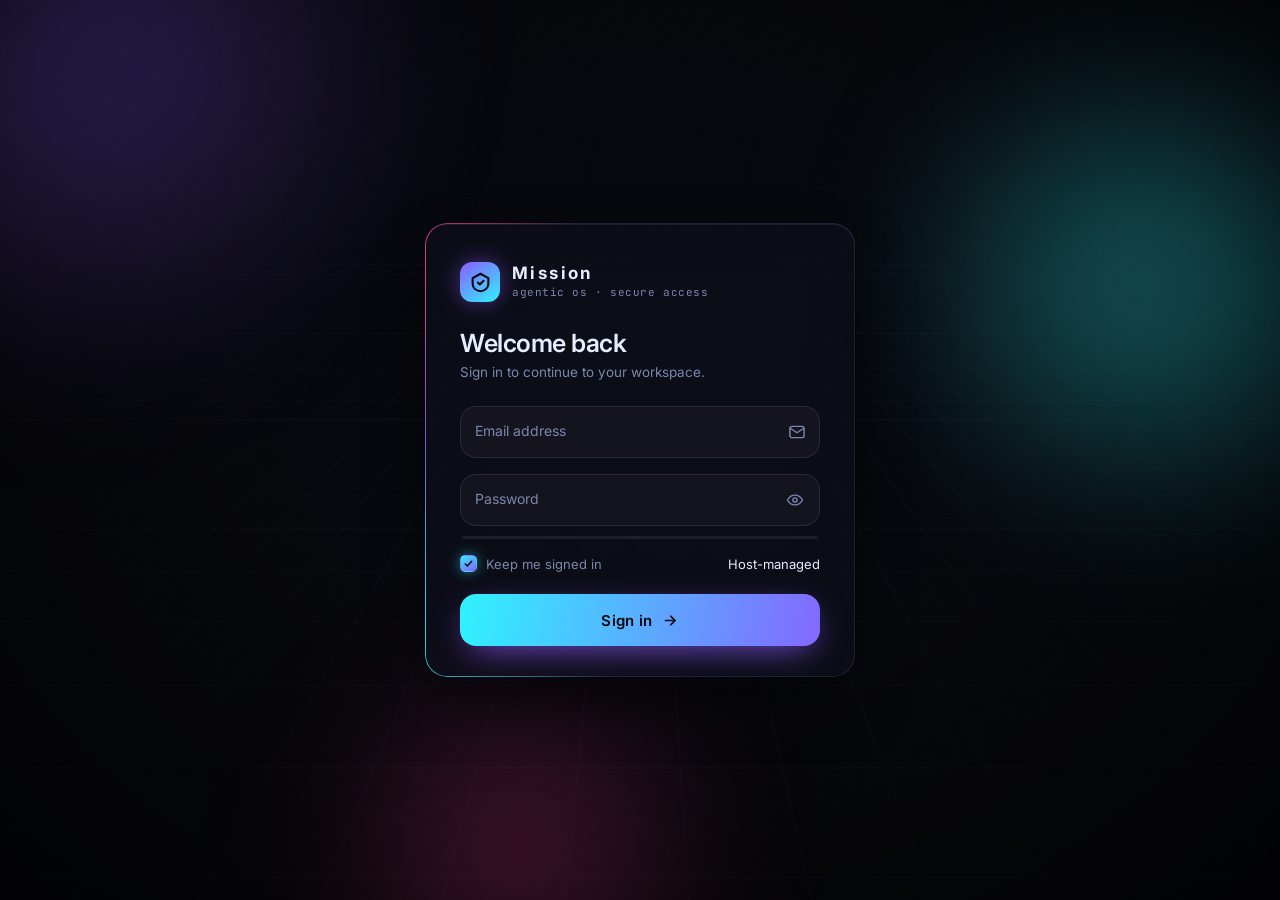
<file: web/login.html>
<!DOCTYPE html>
<html lang="en">
<head>
<meta charset="UTF-8" />
<meta name="viewport" content="width=device-width, initial-scale=1" />
<title>Mission — Sign In</title>
<link rel="preconnect" href="https://fonts.googleapis.com" />
<link rel="preconnect" href="https://fonts.gstatic.com" crossorigin />
<link href="https://fonts.googleapis.com/css2?family=Inter:wght@300;400;500;600;700&family=JetBrains+Mono:wght@400;600&display=swap" rel="stylesheet" />
<style>
  @property --ang{syntax:'<angle>';inherits:false;initial-value:0deg}
  :root{
    --bg:#05060b;
    --panel:rgba(15,17,28,.62);
    --stroke:rgba(140,160,255,.14);
    --txt:#e8ecff;
    --muted:#7d86ad;
    --cyan:#2ff3ff;
    --violet:#8b5cff;
    --pink:#ff3d9a;
    --ok:#36e5a0;
    --r:16px;
  }

  *{box-sizing:border-box}
  html,body{height:100%}
  body{
    margin:0;
    font-family:"Inter",system-ui,sans-serif;
    color:var(--txt);
    background:var(--bg);
    display:grid;
    place-items:center;
    padding:28px;
    overflow-x:hidden;
    overflow-y:auto;
    -webkit-font-smoothing:antialiased;
  }

  /* ---------- animated background ---------- */
  .bg{position:fixed;inset:0;z-index:0;overflow:hidden}
  .orb{
    position:absolute;border-radius:50%;filter:blur(80px);opacity:.55;
    animation:drift 22s ease-in-out infinite alternate;
    will-change:transform;
  }
  .orb.a{width:46vw;height:46vw;left:-10vw;top:-12vw;background:radial-gradient(circle at 30% 30%,var(--violet),transparent 62%)}
  .orb.b{width:40vw;height:40vw;right:-8vw;top:8vh;background:radial-gradient(circle at 60% 40%,var(--cyan),transparent 62%);animation-duration:28s}
  .orb.c{width:36vw;height:36vw;left:22vw;bottom:-16vw;background:radial-gradient(circle at 50% 50%,var(--pink),transparent 60%);animation-duration:34s}
  @keyframes drift{
    from{transform:translate3d(0,0,0) scale(1)}
    to  {transform:translate3d(6vw,-5vh,0) scale(1.18)}
  }
  .grid{
    position:absolute;inset:-50% -50%;
    background-image:
      linear-gradient(rgba(130,150,255,.07) 1px,transparent 1px),
      linear-gradient(90deg,rgba(130,150,255,.07) 1px,transparent 1px);
    background-size:52px 52px;
    transform:perspective(620px) rotateX(62deg) translateY(-6%);
    mask-image:radial-gradient(ellipse at 50% 35%,#000 10%,transparent 68%);
    -webkit-mask-image:radial-gradient(ellipse at 50% 35%,#000 10%,transparent 68%);
    animation:scroll 18s linear infinite;
  }
  @keyframes scroll{to{background-position:0 52px,52px 0}}
  .noise{
    position:absolute;inset:0;opacity:.035;pointer-events:none;
    background-image:url("data:image/svg+xml;utf8,<svg xmlns='http://www.w3.org/2000/svg' width='160' height='160'><filter id='n'><feTurbulence type='fractalNoise' baseFrequency='.9' numOctaves='3'/></filter><rect width='100%' height='100%' filter='url(%23n)'/></svg>");
  }
  .vignette{position:absolute;inset:0;background:radial-gradient(ellipse at 50% 40%,transparent 35%,rgba(0,0,0,.72) 100%)}

  /* ---------- card ---------- */
  .wrap{position:relative;z-index:1;width:100%;max-width:430px}

  .card{
    position:relative;
    background:var(--panel);
    backdrop-filter:blur(26px) saturate(140%);
    -webkit-backdrop-filter:blur(26px) saturate(140%);
    border:1px solid var(--stroke);
    border-radius:calc(var(--r) + 6px);
    padding:38px 34px 30px;
    box-shadow:
      0 1px 0 rgba(255,255,255,.07) inset,
      0 30px 70px -20px rgba(0,0,0,.85),
      0 0 0 1px rgba(0,0,0,.4);
    animation:rise .7s cubic-bezier(.2,.9,.2,1) both;
  }
  @keyframes rise{from{opacity:0;transform:translateY(18px) scale(.985)}to{opacity:1;transform:none}}

  /* conic glow ring */
  .card::before{
    content:"";position:absolute;inset:-1px;border-radius:inherit;padding:1px;
    background:conic-gradient(from var(--ang),transparent 0 52%,var(--cyan) 64%,var(--violet) 76%,var(--pink) 86%,transparent 96%);
    -webkit-mask:linear-gradient(#000 0 0) content-box,linear-gradient(#000 0 0);
    -webkit-mask-composite:xor;mask-composite:exclude;
    animation:spin 7s linear infinite;
    opacity:.85;pointer-events:none;
  }
  @keyframes spin{to{--ang:360deg}}

  /* ---------- header ---------- */
  .brand{display:flex;align-items:center;gap:12px;margin-bottom:26px}
  .mark{
    width:40px;height:40px;border-radius:12px;display:grid;place-items:center;flex:0 0 auto;
    background:linear-gradient(145deg,var(--violet),var(--cyan));
    box-shadow:0 0 26px -4px rgba(139,92,255,.75);
  }
  .mark svg{width:21px;height:21px;stroke:#070810;stroke-width:2.4;fill:none;stroke-linecap:round;stroke-linejoin:round}
  .brand h1{margin:0;font-size:17px;font-weight:700;letter-spacing:.14em}
  .brand span{display:block;font:400 11px/1.4 "JetBrains Mono",monospace;color:var(--muted);letter-spacing:.05em;margin-top:2px}

  h2{margin:0 0 6px;font-size:25px;font-weight:600;letter-spacing:-.02em}
  .sub{margin:0 0 26px;color:var(--muted);font-size:13.5px}

  /* ---------- fields ---------- */
  .field{position:relative;margin-bottom:16px}
  .field input{
    width:100%;height:52px;padding:20px 44px 6px 14px;
    font:500 14.5px/1 "Inter",sans-serif;color:var(--txt);
    background:rgba(255,255,255,.035);
    border:1px solid rgba(255,255,255,.09);
    border-radius:var(--r);outline:none;
    transition:border-color .2s,box-shadow .25s,background .2s;
  }
  .field label{
    position:absolute;left:15px;top:16px;font-size:14px;color:var(--muted);
    pointer-events:none;transform-origin:left top;
    transition:transform .18s cubic-bezier(.2,.9,.2,1),color .18s;
  }
  .field input:focus{
    border-color:rgba(47,243,255,.55);
    background:rgba(47,243,255,.045);
    box-shadow:0 0 0 4px rgba(47,243,255,.1),0 0 28px -10px rgba(47,243,255,.6);
  }
  .field input:focus + label,
  .field input:not(:placeholder-shown) + label{
    transform:translateY(-9px) scale(.76);color:var(--cyan);
  }
  .field .ico{
    position:absolute;right:14px;top:50%;transform:translateY(-50%);
    width:18px;height:18px;stroke:var(--muted);stroke-width:1.9;fill:none;
    stroke-linecap:round;stroke-linejoin:round;transition:stroke .2s;
  }
  .field input:focus ~ .ico{stroke:var(--cyan)}
  .field .toggle{
    position:absolute;right:8px;top:50%;transform:translateY(-50%);
    background:none;border:0;padding:8px;cursor:pointer;line-height:0;border-radius:8px;
  }
  .field .toggle:hover svg{stroke:var(--txt)}
  .field .toggle svg{width:18px;height:18px;stroke:var(--muted);stroke-width:1.9;fill:none;stroke-linecap:round;stroke-linejoin:round;transition:stroke .2s}

  /* strength meter */
  .meter{height:3px;border-radius:99px;background:rgba(255,255,255,.08);overflow:hidden;margin:-6px 2px 16px}
  .meter i{display:block;height:100%;width:0;border-radius:99px;transition:width .3s,background .3s}

  /* ---------- row ---------- */
  .row{display:flex;align-items:center;justify-content:space-between;margin:4px 0 22px;font-size:13px}
  .check{display:inline-flex;align-items:center;gap:9px;color:var(--muted);cursor:pointer;user-select:none}
  .check input{position:absolute;opacity:0;width:0;height:0}
  .box{
    width:17px;height:17px;border-radius:5px;border:1px solid rgba(255,255,255,.2);
    display:grid;place-items:center;transition:all .18s;
  }
  .box svg{width:11px;height:11px;stroke:#070810;stroke-width:3.2;fill:none;stroke-linecap:round;stroke-linejoin:round;opacity:0;transition:opacity .15s}
  .check input:checked + .box{background:linear-gradient(145deg,var(--cyan),var(--violet));border-color:transparent;box-shadow:0 0 14px -2px rgba(47,243,255,.8)}
  .check input:checked + .box svg{opacity:1}
  .check:hover{color:var(--txt)}
  a.link{color:var(--cyan);text-decoration:none;transition:opacity .18s,text-shadow .18s}
  a.link:hover{opacity:.85;text-shadow:0 0 12px rgba(47,243,255,.7)}

  /* ---------- button ---------- */
  .btn{
    position:relative;width:100%;height:52px;border:0;border-radius:var(--r);cursor:pointer;
    font:600 15px/1 "Inter",sans-serif;letter-spacing:.02em;color:#05060b;
    background:linear-gradient(100deg,var(--cyan),var(--violet) 55%,var(--pink));
    background-size:200% 100%;
    box-shadow:0 10px 34px -10px rgba(139,92,255,.9);
    transition:transform .14s,box-shadow .2s,background-position .5s;
    overflow:hidden;
  }
  .btn:hover{background-position:100% 0;box-shadow:0 14px 42px -10px rgba(47,243,255,.85);transform:translateY(-1px)}
  .btn:active{transform:translateY(1px) scale(.995)}
  .btn:disabled{cursor:progress;filter:saturate(.6)}
  .btn .lbl{display:inline-flex;align-items:center;gap:9px;justify-content:center}
  .btn svg{width:17px;height:17px;stroke:#05060b;stroke-width:2.4;fill:none;stroke-linecap:round;stroke-linejoin:round}
  .btn.loading .lbl{visibility:hidden}
  .btn.loading::after{
    content:"";position:absolute;left:50%;top:50%;width:19px;height:19px;margin:-10px 0 0 -10px;
    border:2.4px solid rgba(5,6,11,.3);border-top-color:#05060b;border-radius:50%;
    animation:sp .65s linear infinite;
  }
  @keyframes sp{to{transform:rotate(1turn)}}

  /* ---------- divider + social ---------- */
  .div{display:flex;align-items:center;gap:14px;margin:24px 0;color:var(--muted);font:600 10.5px/1 "JetBrains Mono",monospace;letter-spacing:.18em}
  .div::before,.div::after{content:"";flex:1;height:1px;background:linear-gradient(90deg,transparent,rgba(255,255,255,.14),transparent)}

  .social{display:grid;grid-template-columns:repeat(3,1fr);gap:10px}
  .social button{
    height:46px;border-radius:13px;cursor:pointer;display:grid;place-items:center;
    background:rgba(255,255,255,.04);border:1px solid rgba(255,255,255,.09);
    transition:all .18s;
  }
  .social button:hover{background:rgba(255,255,255,.09);border-color:rgba(47,243,255,.4);transform:translateY(-2px)}
  .social svg{width:19px;height:19px;fill:var(--txt)}

  .foot{margin:26px 0 0;text-align:center;color:var(--muted);font-size:13px}

  /* status toast */
  .toast{
    position:absolute;left:50%;bottom:-62px;transform:translateX(-50%) translateY(10px);
    display:flex;align-items:center;gap:9px;white-space:nowrap;
    padding:11px 16px;border-radius:12px;font-size:13px;
    background:rgba(54,229,160,.1);border:1px solid rgba(54,229,160,.35);color:var(--ok);
    opacity:0;transition:opacity .3s,transform .3s;pointer-events:none;
  }
  .toast.show{opacity:1;transform:translateX(-50%) translateY(0)}
  .toast svg{width:15px;height:15px;stroke:var(--ok);stroke-width:2.6;fill:none;stroke-linecap:round;stroke-linejoin:round}

  @media (max-width:420px){
    .card{padding:30px 22px 24px}
    h2{font-size:22px}
  }
  @media (prefers-reduced-motion:reduce){
    *{animation:none !important;transition-duration:.01ms !important}
  }
</style>
<link rel="icon" href="/favicon.svg" type="image/svg+xml" />
</head>
<body>

<div class="bg" aria-hidden="true">
  <div class="grid"></div>
  <div class="orb a"></div><div class="orb b"></div><div class="orb c"></div>
  <div class="noise"></div><div class="vignette"></div>
</div>

<main class="wrap">
  <section class="card">
    <div class="brand">
      <div class="mark">
        <svg viewBox="0 0 24 24"><path d="M12 2 3 7v6c0 5 3.8 8.4 9 9 5.2-.6 9-4 9-9V7l-9-5Z"/><path d="m9 12 2.2 2.2L15.5 10"/></svg>
      </div>
      <div>
        <h1>Mission</h1>
        <span>agentic os · secure access</span>
      </div>
    </div>

    <h2>Welcome back</h2>
    <p class="sub">Sign in to continue to your workspace.</p>

    <form id="form" novalidate>
      <div class="field">
        <input type="email" id="email" placeholder=" " autocomplete="email" required />
        <label for="email">Email address</label>
        <svg class="ico" viewBox="0 0 24 24"><rect x="2.5" y="4.5" width="19" height="15" rx="3"/><path d="m3 7 9 6 9-6"/></svg>
      </div>

      <div class="field">
        <input type="password" id="pass" placeholder=" " autocomplete="current-password" required />
        <label for="pass">Password</label>
        <button class="toggle" type="button" id="peek" aria-label="Show password">
          <svg id="eye" viewBox="0 0 24 24"><path d="M2 12s3.6-6.5 10-6.5S22 12 22 12s-3.6 6.5-10 6.5S2 12 2 12Z"/><circle cx="12" cy="12" r="2.8"/></svg>
        </button>
      </div>
      <div class="meter"><i id="bar"></i></div>

      <div class="row">
        <label class="check">
          <input type="checkbox" checked />
          <span class="box"><svg viewBox="0 0 24 24"><path d="m5 13 4.5 4.5L19 7"/></svg></span>
          Keep me signed in
        </label>
        <span class="link" style="cursor:default" title="Regenerate the hash on the host: python3 auth.py hash">Host-managed</span>
      </div>

      <button class="btn" id="btn" type="submit">
        <span class="lbl">Sign in
          <svg viewBox="0 0 24 24"><path d="M5 12h13"/><path d="m12.5 6 6 6-6 6"/></svg>
        </span>
      </button>
    </form>

    <div class="toast" id="toast">
      <svg viewBox="0 0 24 24"><path d="m5 13 4.5 4.5L19 7"/></svg>
      Authenticated — redirecting…
    </div>
  </section>
</main>

<script>
  // password visibility
  const pass = document.getElementById('pass');
  const peek = document.getElementById('peek');
  const eye  = document.getElementById('eye');
  const OPEN = '<path d="M2 12s3.6-6.5 10-6.5S22 12 22 12s-3.6 6.5-10 6.5S2 12 2 12Z"/><circle cx="12" cy="12" r="2.8"/>';
  const SHUT = '<path d="M3 3l18 18"/><path d="M10.6 6.2A9.9 9.9 0 0 1 12 5.5c6.4 0 10 6.5 10 6.5a18 18 0 0 1-2.6 3.4"/><path d="M6.6 7.9A17.6 17.6 0 0 0 2 12s3.6 6.5 10 6.5c1.4 0 2.6-.3 3.7-.8"/><path d="M9.5 10.3a2.8 2.8 0 0 0 3.9 3.9"/>';
  peek.addEventListener('click', () => {
    const show = pass.type === 'password';
    pass.type = show ? 'text' : 'password';
    eye.innerHTML = show ? SHUT : OPEN;
    peek.setAttribute('aria-label', show ? 'Hide password' : 'Show password');
  });

  // strength meter (purely visual feedback)
  const bar = document.getElementById('bar');
  pass.addEventListener('input', () => {
    const v = pass.value;
    let s = 0;
    if (v.length > 5) s++;
    if (v.length > 9) s++;
    if (/[A-Z]/.test(v) && /[a-z]/.test(v)) s++;
    if (/\d/.test(v)) s++;
    if (/[^A-Za-z0-9]/.test(v)) s++;
    const pct = [0, 20, 40, 60, 80, 100][s];
    const col = ['transparent', '#ff3d9a', '#ff9f3d', '#ffe03d', '#36e5a0', '#2ff3ff'][s];
    bar.style.width = pct + '%';
    bar.style.background = col;
    bar.style.boxShadow = s ? `0 0 10px ${col}` : 'none';
  });

  // real submit -> POST /api/login, cookie session set by the server
  const form  = document.getElementById('form');
  const btn   = document.getElementById('btn');
  const toast = document.getElementById('toast');
  const email = document.getElementById('email');

  function fail(msg) {
    toast.textContent = msg;
    toast.style.borderColor = 'rgba(255,61,154,.55)';
    toast.classList.add('show');
    setTimeout(() => toast.classList.remove('show'), 3200);
  }

  form.addEventListener('submit', async e => {
    e.preventDefault();
    if (!form.checkValidity()) {
      [...form.querySelectorAll('input:invalid')].forEach(i => {
        i.style.borderColor = 'rgba(255,61,154,.75)';
        i.addEventListener('input', () => (i.style.borderColor = ''), { once: true });
      });
      form.querySelector('input:invalid').focus();
      return;
    }
    btn.classList.add('loading');
    btn.disabled = true;
    try {
      const r = await fetch('/api/login', {
        method: 'POST',
        headers: { 'Content-Type': 'application/json' },
        body: JSON.stringify({ email: email.value, password: pass.value }),
      });
      if (r.ok) {
        toast.textContent = 'Authenticated — redirecting…';
        toast.classList.add('show');
        location.href = '/';
        return;
      }
      const d = await r.json().catch(() => ({}));
      fail(d.error === 'auth_not_configured'
        ? 'No password set on the host yet'
        : 'Invalid email or password');
    } catch (err) {
      fail('Cannot reach the server');
    }
    btn.classList.remove('loading');
    btn.disabled = false;
  });

  // subtle parallax tilt
  const card = document.querySelector('.card');
  if (matchMedia('(hover:hover)').matches && !matchMedia('(prefers-reduced-motion:reduce)').matches) {
    window.addEventListener('mousemove', e => {
      const x = (e.clientX / innerWidth - .5) * 2;
      const y = (e.clientY / innerHeight - .5) * 2;
      card.style.transform = `perspective(1000px) rotateY(${x * 3}deg) rotateX(${-y * 3}deg)`;
    });
  }
</script>
</body>
</html>
</file>
